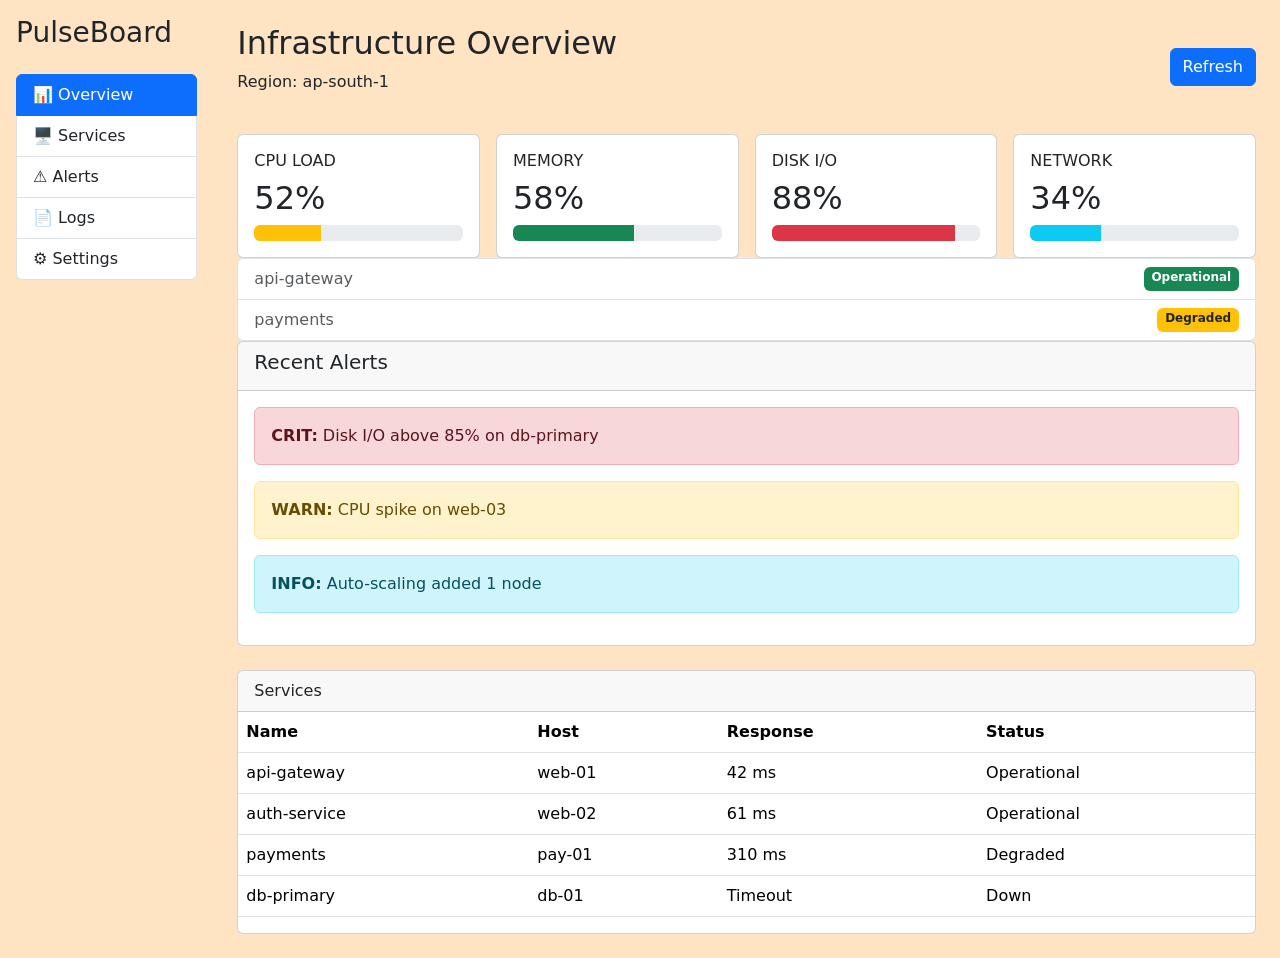
<file: index.html>
<!DOCTYPE html>
<html lang="en">
<head>
    <meta charset="UTF-8">
    <meta name="viewport" content="width=device-width, initial-scale=1.0">

    <!-- Bootstrap Link -->
    <link href="bootstrap.css" rel="stylesheet">

    <!-- External CSS -->
    <link rel="stylesheet" href="style.css">

    <title>PulseBoard</title>
</head>
<body>

<div class="container-fluid">
    <div class="row">

        <!-- Sidebar -->
        <div class="col-md-2 sidebar p-3">
            <h3>PulseBoard</h3>

            <div class="list-group mt-4">
                <a href="index.html" class="list-group-item active">📊 Overview</a>
                <a href="services.html" class="list-group-item">🖥 Services</a>
                <a href="alerts.html" class="list-group-item">⚠ Alerts</a>
                <a href="logo.html" class="list-group-item">📄 Logs</a>
                <a href="settings.html" class="list-group-item">⚙ Settings</a>
            </div>
        </div>

        <!-- Main Content -->
        <div class="col-md-10 p-4">

            <div class="d-flex justify-content-between align-items-center mb-4">
                <div>
                    <h2>Infrastructure Overview</h2>
                    <p>Region: ap-south-1</p>
                </div>
                 

                <button class="btn btn-primary">Refresh</button>
            </div>

            <!-- Metric Cards -->
            <div class="row g-3">

                <div class="col-md-3">
                    <div class="card metric-card p-3">
                        <h6>CPU LOAD</h6>
                        <h2>52%</h2>

                        <div class="progress">
                            <div class="progress-bar bg-warning" style="width:32%"></div>
                        </div>
                    </div>
                </div>

                <div class="col-md-3">
                    <div class="card metric-card p-3">
                        <h6>MEMORY</h6>
                        <h2>58%</h2>

                        <div class="progress">
                            <div class="progress-bar bg-success" style="width:58%"></div>
                        </div>
                    </div>
                </div>

                <div class="col-md-3">
                    <div class="card metric-card p-3">
                        <h6>DISK I/O</h6>
                        <h2>88%</h2>

                        <div class="progress">
                            <div class="progress-bar bg-danger" style="width:88%"></div>
                        </div>
                    </div>
                </div>

                <div class="col-md-3">
                    <div class="card metric-card p-3">
                        <h6>NETWORK</h6>
                        <h2>34%</h2>

                        <div class="progress">
                            <div class="progress-bar bg-info" style="width:34%"></div>
                        </div>
                    </div>
                </div>

            </div>
             <div class="list-group">
  <a href="#" class="list-group-item list-group-item-action"
     data-bs-toggle="modal"
     data-bs-target="#serviceModal">
    <div class="d-flex justify-content-between">
      <span>api-gateway</span>
      <span class="badge bg-success">Operational</span>
    </div>
  </a>

  <a href="#" class="list-group-item list-group-item-action"
     data-bs-toggle="modal"
     data-bs-target="#serviceModal">
    <div class="d-flex justify-content-between">
      <span>payments</span>
      <span class="badge bg-warning text-dark">Degraded</span>
    </div>
  </a>
</div>
<div class="modal fade" id="serviceModal">
  <div class="modal-dialog modal-lg">
    <div class="modal-content">

      <div class="modal-header">
        <h5 class="modal-title">Service Details</h5>
        <button class="btn-close" data-bs-dismiss="modal"></button>
      </div>

      <div class="modal-body">
        <p><strong>Host:</strong> db-01</p>
        <p><strong>Status:</strong>
          <span class="badge bg-danger">Down</span>
        </p>
        <p><strong>Response Time:</strong> Timeout</p>
        <p><strong>Last Checked:</strong> Just Now</p>
      </div>

    </div>
  </div>
</div>
 <div class="card">
  <div class="card-header">
    <h5>Recent Alerts</h5>
  </div>

  <div class="card-body">

    <div class="alert alert-danger">
      <strong>CRIT:</strong> Disk I/O above 85% on db-primary
    </div>

    <div class="alert alert-warning">
      <strong>WARN:</strong> CPU spike on web-03
    </div>

    <div class="alert alert-info">
      <strong>INFO:</strong> Auto-scaling added 1 node
    </div>

  </div>
</div>

            <!-- Services Table -->
            <div class="card mt-4">
                <div class="card-header">
                    Services
                </div>

                <table class="table">
                    <tr>
                        <th>Name</th>
                        <th>Host</th>
                        <th>Response</th>
                        <th>Status</th>
                    </tr>

                    <tr>
                        <td>api-gateway</td>
                        <td>web-01</td>
                        <td>42 ms</td>
                        <td><span class="status operational">Operational</span></td>
                    </tr>

                    <tr>
                        <td>auth-service</td>
                        <td>web-02</td>
                        <td>61 ms</td>
                        <td><span class="status operational">Operational</span></td>
                    </tr>

                    <tr>
                        <td>payments</td>
                        <td>pay-01</td>
                        <td>310 ms</td>
                        <td><span class="status degraded">Degraded</span></td>
                    </tr>

                    <tr>
                        <td>db-primary</td>
                        <td>db-01</td>
                        <td>Timeout</td>
                        <td><span class="status down">Down</span></td>
                    </tr>

                </table>
            </div>

        </div>
    </div>
</div>

<script src="https://cdn.jsdelivr.net/npm/bootstrap@5.3.3/dist/js/bootstrap.bundle.min.js"></script>

</body>
</html>
</file>
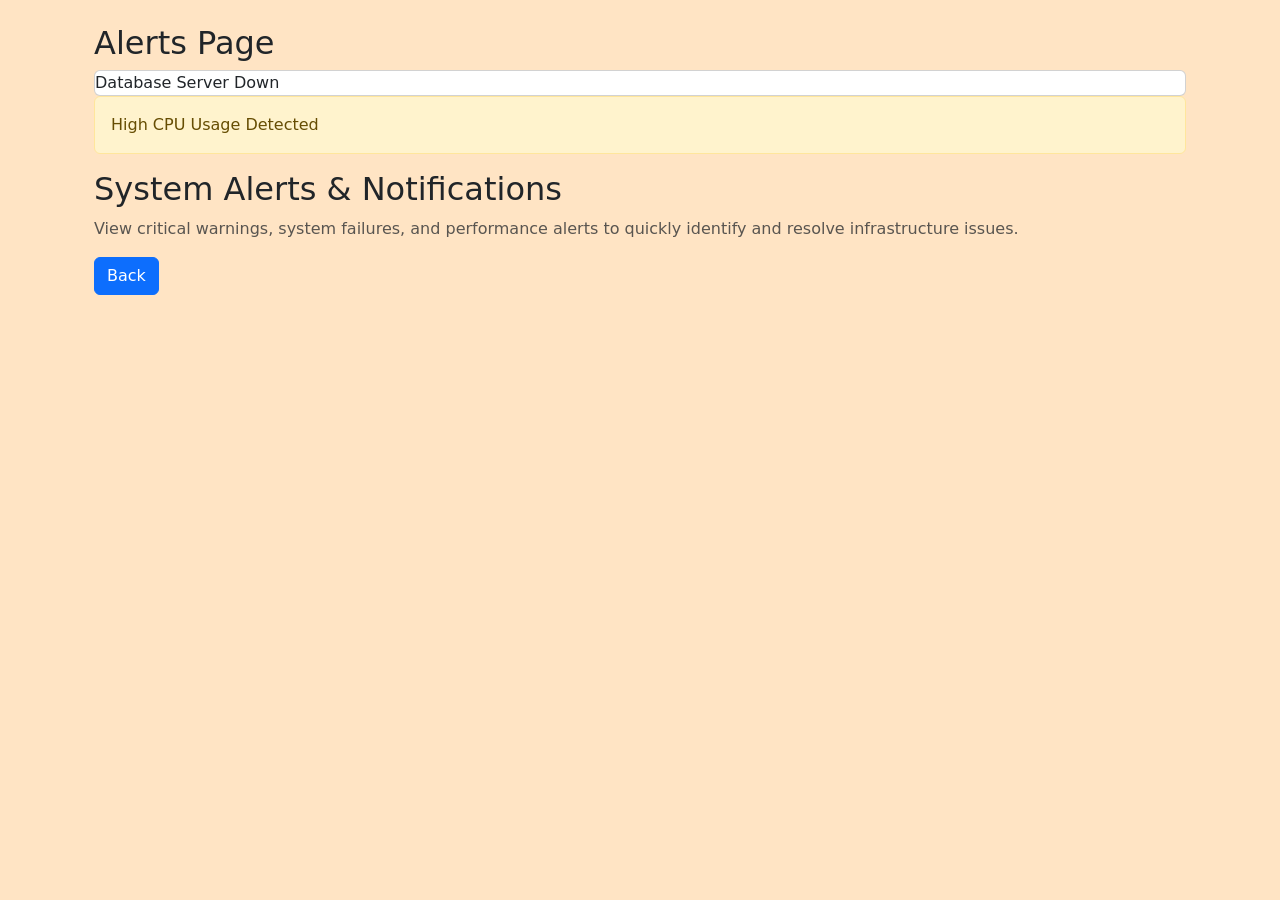
<file: alerts.html>
<!DOCTYPE html>
<html>
<head>
    <title>Alerts</title>
    <link href="bootstrap.css" rel="stylesheet">
    <link href="style.css" rel="stylesheet">
</head>
<body class="container p-4">

<h2>Alerts Page</h2>
 <div class="card alert-card"

<div class="alert alert-danger">
    Database Server Down
</div>

<div class="alert alert-warning">
    High CPU Usage Detected
</div>
<h2>System Alerts & Notifications</h2>
<p class="text-muted">
View critical warnings, system failures, and performance alerts to quickly
identify and resolve infrastructure issues.
</p>

<a href="index.html" class="btn btn-primary">Back</a>
</div>

</body>
</html>
</file>
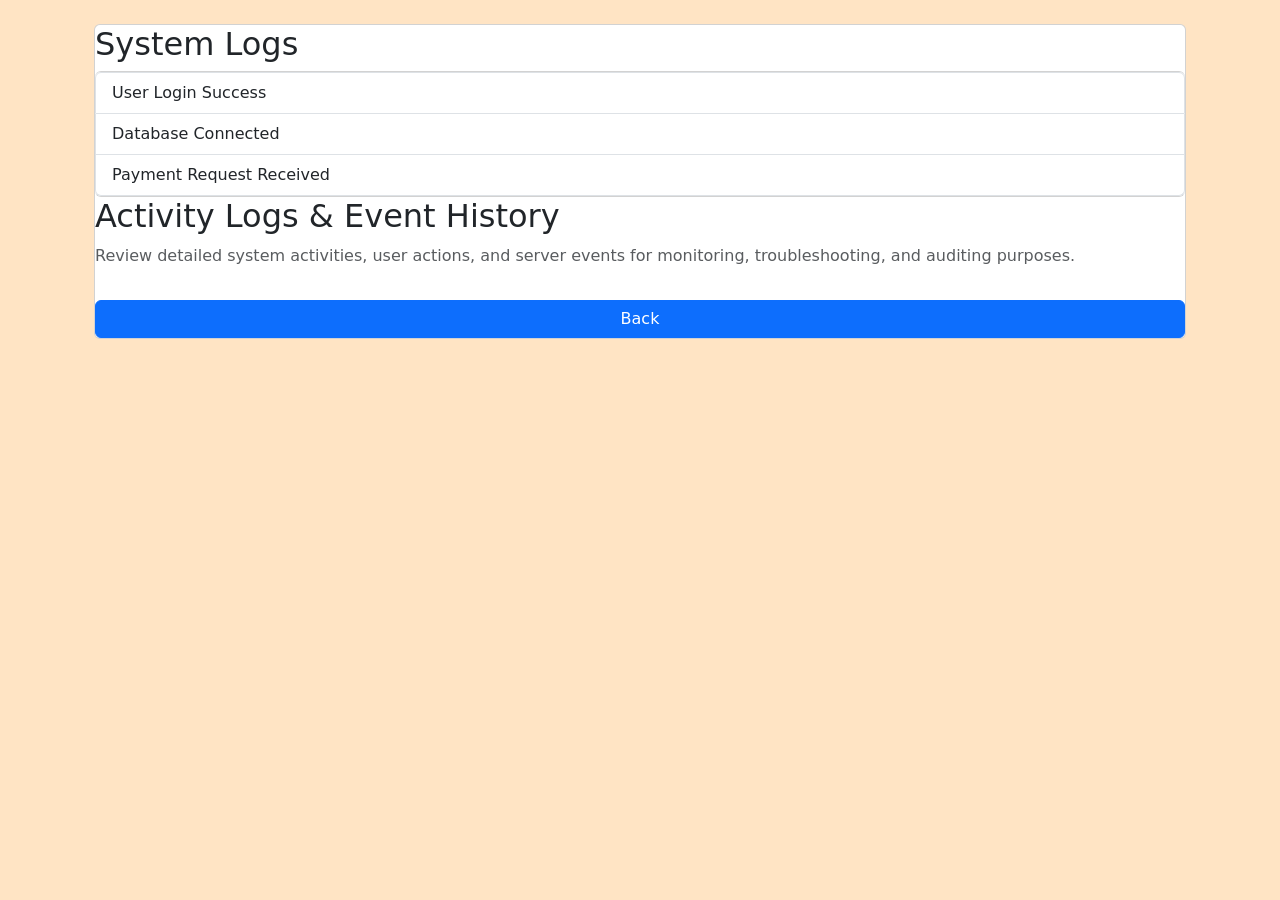
<file: logo.html>
<!DOCTYPE html>
<html>
<head>
    <title>Logs</title>
    <link href="bootstrap.css" rel="stylesheet">
    <link href="style.css" rel="stylesheet">
</head>
<body class="container p-4">

    <div class="card logo-card">
<h2>System Logs</h2>

<ul class="list-group">
    <li class="list-group-item">User Login Success</li>
    <li class="list-group-item">Database Connected</li>
    <li class="list-group-item">Payment Request Received</li>
</ul>


<h2>Activity Logs & Event History</h2>
<p class="text-muted">
Review detailed system activities, user actions, and server events for
monitoring, troubleshooting, and auditing purposes.
</p>
<a href="index.html" class="btn btn-primary mt-3">Back</a>
    </div>

</body>
</html>
</file>
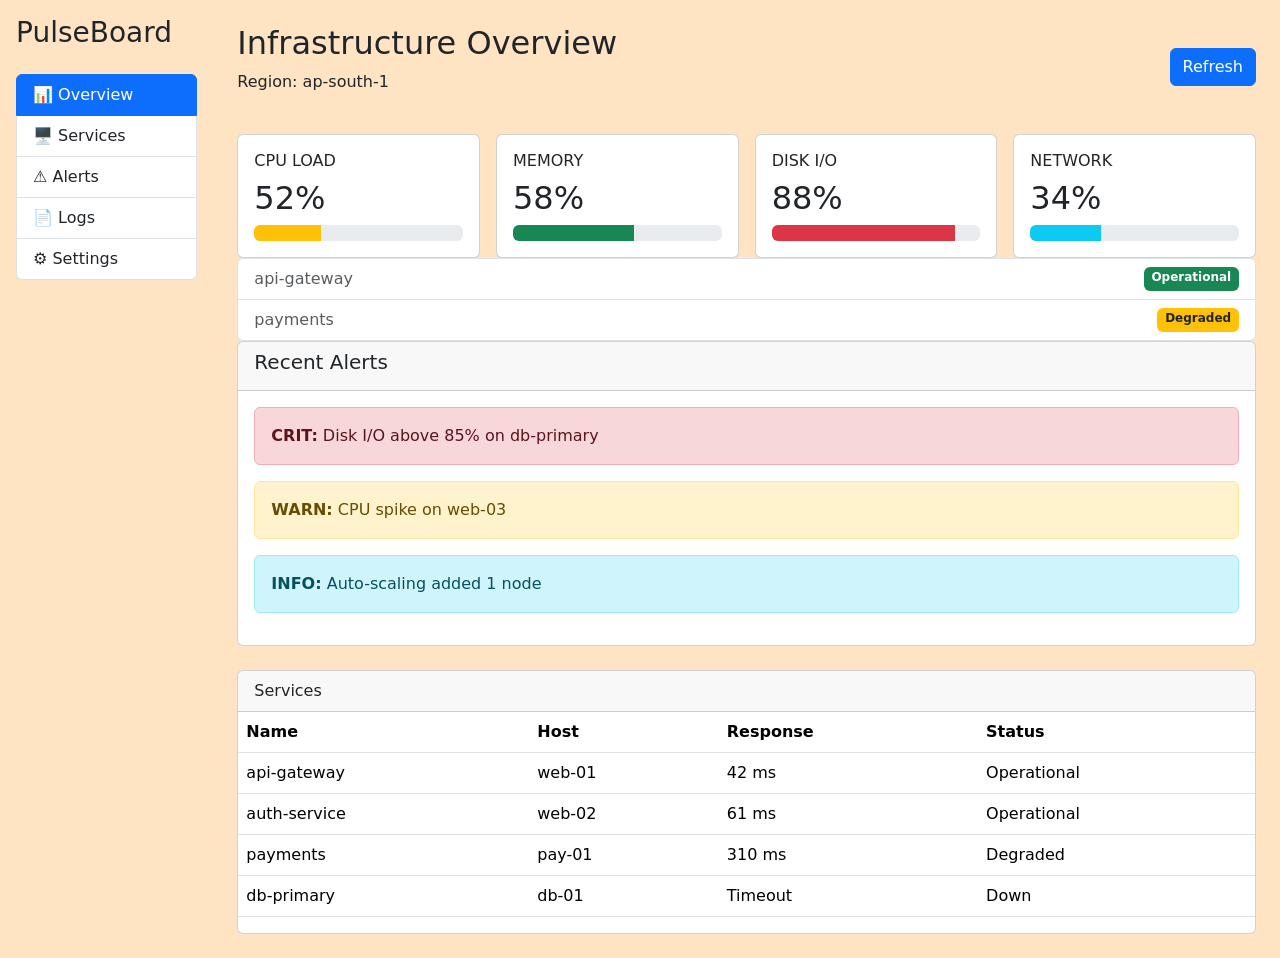
<file: README.html>
<!DOCTYPE html>
<html lang="en">
<head>
    <meta charset="UTF-8">
    <meta name="viewport" content="width=device-width, initial-scale=1.0">

    <!-- Bootstrap Link -->
    <link href="bootstrap.css" rel="stylesheet">

    <!-- External CSS -->
    <link rel="stylesheet" href="style.css">

    <title>PulseBoard</title>
</head>
<body>

<div class="container-fluid">
    <div class="row">

        <!-- Sidebar -->
        <div class="col-md-2 sidebar p-3">
            <h3>PulseBoard</h3>

            <div class="list-group mt-4">
                <a href="index.html" class="list-group-item active">📊 Overview</a>
                <a href="services.html" class="list-group-item">🖥 Services</a>
                <a href="alerts.html" class="list-group-item">⚠ Alerts</a>
                <a href="logo.html" class="list-group-item">📄 Logs</a>
                <a href="settings.html" class="list-group-item">⚙ Settings</a>
            </div>
        </div>

        <!-- Main Content -->
        <div class="col-md-10 p-4">

            <div class="d-flex justify-content-between align-items-center mb-4">
                <div>
                    <h2>Infrastructure Overview</h2>
                    <p>Region: ap-south-1</p>
                </div>
                 

                <button class="btn btn-primary">Refresh</button>
            </div>

            <!-- Metric Cards -->
            <div class="row g-3">

                <div class="col-md-3">
                    <div class="card metric-card p-3">
                        <h6>CPU LOAD</h6>
                        <h2>52%</h2>

                        <div class="progress">
                            <div class="progress-bar bg-warning" style="width:32%"></div>
                        </div>
                    </div>
                </div>

                <div class="col-md-3">
                    <div class="card metric-card p-3">
                        <h6>MEMORY</h6>
                        <h2>58%</h2>

                        <div class="progress">
                            <div class="progress-bar bg-success" style="width:58%"></div>
                        </div>
                    </div>
                </div>

                <div class="col-md-3">
                    <div class="card metric-card p-3">
                        <h6>DISK I/O</h6>
                        <h2>88%</h2>

                        <div class="progress">
                            <div class="progress-bar bg-danger" style="width:88%"></div>
                        </div>
                    </div>
                </div>

                <div class="col-md-3">
                    <div class="card metric-card p-3">
                        <h6>NETWORK</h6>
                        <h2>34%</h2>

                        <div class="progress">
                            <div class="progress-bar bg-info" style="width:34%"></div>
                        </div>
                    </div>
                </div>

            </div>
             <div class="list-group">
  <a href="#" class="list-group-item list-group-item-action"
     data-bs-toggle="modal"
     data-bs-target="#serviceModal">
    <div class="d-flex justify-content-between">
      <span>api-gateway</span>
      <span class="badge bg-success">Operational</span>
    </div>
  </a>

  <a href="#" class="list-group-item list-group-item-action"
     data-bs-toggle="modal"
     data-bs-target="#serviceModal">
    <div class="d-flex justify-content-between">
      <span>payments</span>
      <span class="badge bg-warning text-dark">Degraded</span>
    </div>
  </a>
</div>
<div class="modal fade" id="serviceModal">
  <div class="modal-dialog modal-lg">
    <div class="modal-content">

      <div class="modal-header">
        <h5 class="modal-title">Service Details</h5>
        <button class="btn-close" data-bs-dismiss="modal"></button>
      </div>

      <div class="modal-body">
        <p><strong>Host:</strong> db-01</p>
        <p><strong>Status:</strong>
          <span class="badge bg-danger">Down</span>
        </p>
        <p><strong>Response Time:</strong> Timeout</p>
        <p><strong>Last Checked:</strong> Just Now</p>
      </div>

    </div>
  </div>
</div>
 <div class="card">
  <div class="card-header">
    <h5>Recent Alerts</h5>
  </div>

  <div class="card-body">

    <div class="alert alert-danger">
      <strong>CRIT:</strong> Disk I/O above 85% on db-primary
    </div>

    <div class="alert alert-warning">
      <strong>WARN:</strong> CPU spike on web-03
    </div>

    <div class="alert alert-info">
      <strong>INFO:</strong> Auto-scaling added 1 node
    </div>

  </div>
</div>

            <!-- Services Table -->
            <div class="card mt-4">
                <div class="card-header">
                    Services
                </div>

                <table class="table">
                    <tr>
                        <th>Name</th>
                        <th>Host</th>
                        <th>Response</th>
                        <th>Status</th>
                    </tr>

                    <tr>
                        <td>api-gateway</td>
                        <td>web-01</td>
                        <td>42 ms</td>
                        <td><span class="status operational">Operational</span></td>
                    </tr>

                    <tr>
                        <td>auth-service</td>
                        <td>web-02</td>
                        <td>61 ms</td>
                        <td><span class="status operational">Operational</span></td>
                    </tr>

                    <tr>
                        <td>payments</td>
                        <td>pay-01</td>
                        <td>310 ms</td>
                        <td><span class="status degraded">Degraded</span></td>
                    </tr>

                    <tr>
                        <td>db-primary</td>
                        <td>db-01</td>
                        <td>Timeout</td>
                        <td><span class="status down">Down</span></td>
                    </tr>

                </table>
            </div>

        </div>
    </div>
</div>

<script src="https://cdn.jsdelivr.net/npm/bootstrap@5.3.3/dist/js/bootstrap.bundle.min.js"></script>

</body>
</html>
</file>
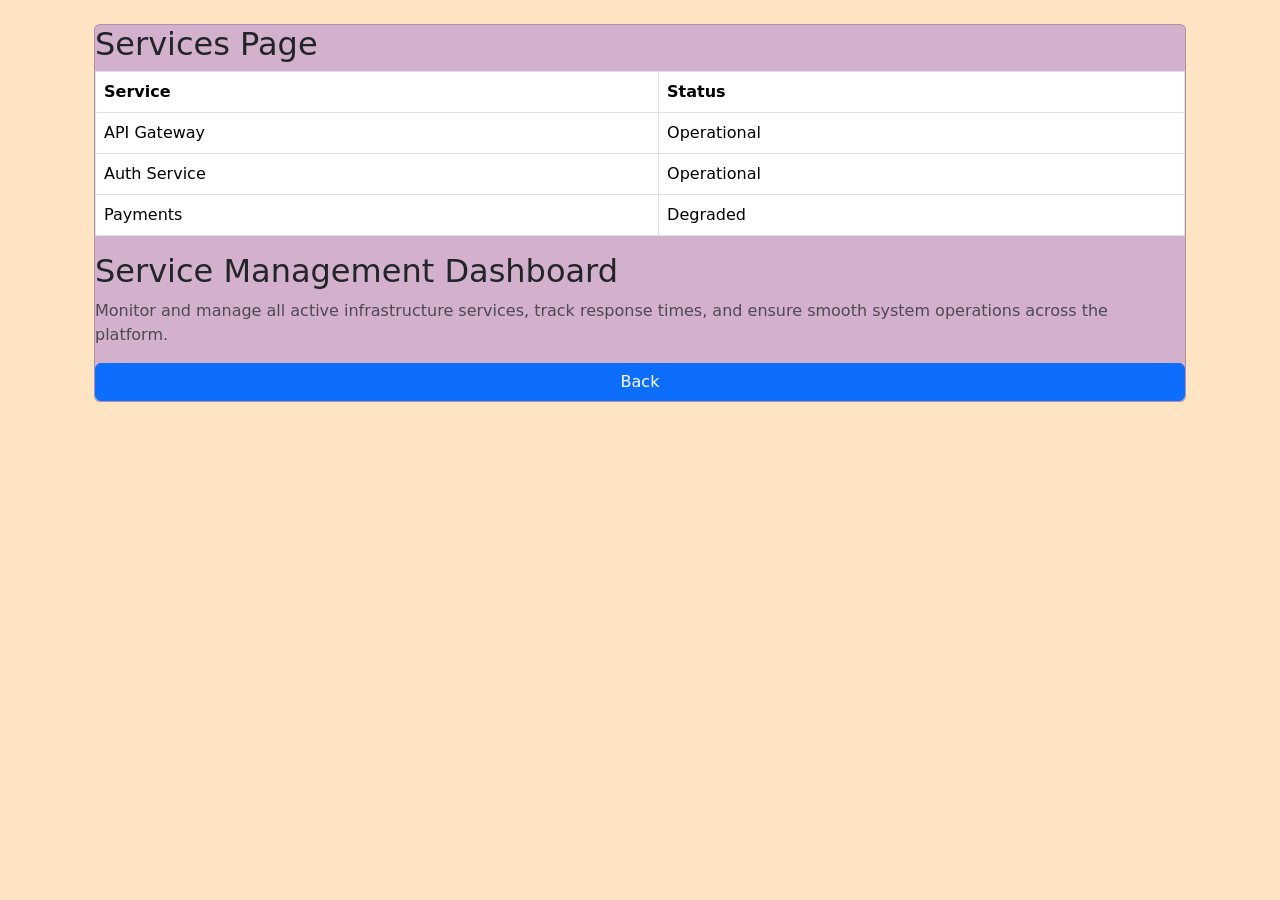
<file: services.html>
<!DOCTYPE html>
<html>
<head>
    <title>Services</title>
    <link href="bootstrap.css" rel="stylesheet">
    <link href="style.css" rel="stylesheet">
</head>
<body class="container p-4">
    <div class="card services-card">

<h2>Services Page</h2>


<table class="table table-bordered">
    <tr>
        <th>Service</th>
        <th>Status</th>
    </tr>

    <tr>
        <td>API Gateway</td>
        <td>Operational</td>
    </tr>

    <tr>
        <td>Auth Service</td>
        <td>Operational</td>
    </tr>

    <tr>
        <td>Payments</td>
        <td>Degraded</td>
    </tr>
</table>
<h2>Service Management Dashboard</h2>
<p class="text-muted">
Monitor and manage all active infrastructure services, track response times,
and ensure smooth system operations across the platform.
</p>

<a href="index.html" class="btn btn-primary">Back</a>
    </div>

</body>
</html>
</file>
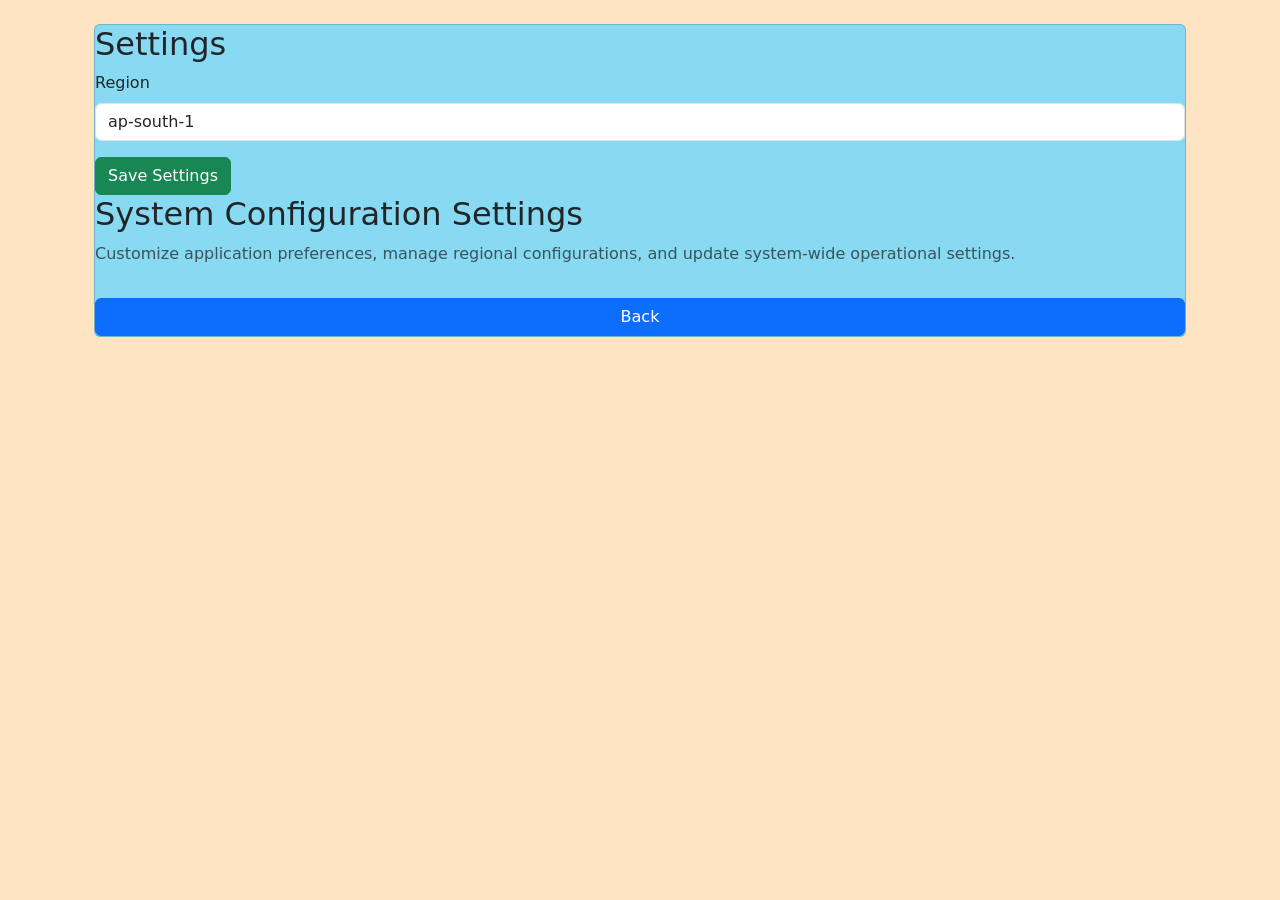
<file: settings.html>
<!DOCTYPE html>
<html>
<head>
    <title>Settings</title>
    <link href="bootstrap.css" rel="stylesheet">
    <link href="style.css" rel="stylesheet">
</head>
<body class="container p-4">
    <div class="card settings-card">

<h2>Settings</h2>

<form>
    <label class="form-label">Region</label>
    <input type="text" class="form-control" value="ap-south-1">

    <button class="btn btn-success mt-3">
        Save Settings
    </button>
</form>

<h2>System Configuration Settings</h2>
<p class="text-muted">
Customize application preferences, manage regional configurations,
and update system-wide operational settings.
</p>

<a href="index.html" class="btn btn-primary mt-3">Back</a>
    </div>

</body>
</html>
</file>
<file: style.css>
@import url("bootstrap.css");
body{
    background-color: bisque;
}
.services-card{
    background-color: rgb(211, 177, 205);

}
.alerts-card{
    background-color: rgb(218, 231, 171);

}
.logs-card{
    background-color: rgb(131, 234, 234);
}
.settings-card{
    background-color: rgb(135, 218, 241);
}
</file>
